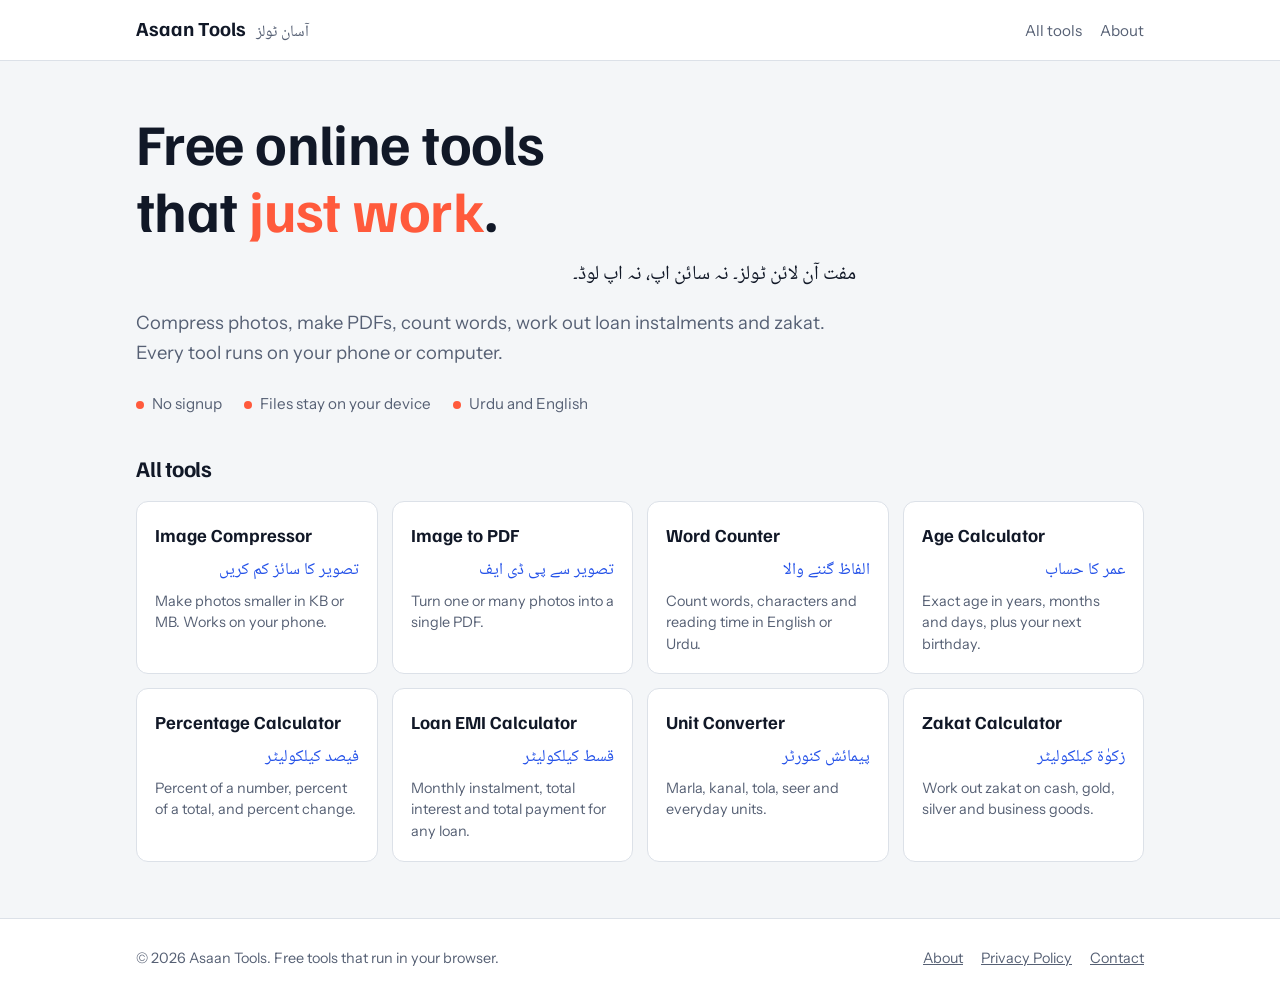
<file: index.html>
<!doctype html>
<html lang="en"><head><meta charset="utf-8"><meta name="viewport" content="width=device-width,initial-scale=1"><meta name="google-site-verification" content="HzzB3A7Ju49O3rFJDWfEmPmkXqwpX-Ou3THOA-pZTKA" />
<title>Asaan Tools: Free Online Tools in Urdu and English</title><meta name="description" content="Free online tools for everyday work: image compressor, image to PDF, word counter, age calculator, loan EMI and zakat calculators, and a marla and kanal converter.">
<link rel="preconnect" href="https://fonts.googleapis.com"><link rel="preconnect" href="https://fonts.gstatic.com" crossorigin><link rel="stylesheet" href="https://fonts.googleapis.com/css2?family=Familjen+Grotesk:wght@500;700&family=Instrument+Sans:wght@400;500;600&family=Noto+Naskh+Arabic:wght@400;600&display=swap"><link rel="stylesheet" href="style.css"></head>
<body>
<header class="top"><div class="wrap bar"><a class="brand" href="index.html">Asaan Tools <span class="ur">آسان ٹولز</span></a>
<nav aria-label="Main"><a href="index.html#tools">All tools</a><a href="about.html">About</a></nav></div></header>
<main class="wrap">
<section class="hero">
<h1>Free online tools that <em>just work</em>.</h1>
<p class="ur">مفت آن لائن ٹولز۔ نہ سائن اپ، نہ اپ لوڈ۔</p>
<p class="lead">Compress photos, make PDFs, count words, work out loan instalments and zakat. Every tool runs on your phone or computer.</p>
<ul class="facts"><li>No signup</li><li>Files stay on your device</li><li>Urdu and English</li></ul>
</section>
<h2 class="sec" id="tools">All tools</h2>
<div class="grid"><a class="tile" href="image-compressor.html"><b>Image Compressor</b><span class="ur">تصویر کا سائز کم کریں</span><small>Make photos smaller in KB or MB. Works on your phone.</small></a><a class="tile" href="image-to-pdf.html"><b>Image to PDF</b><span class="ur">تصویر سے پی ڈی ایف</span><small>Turn one or many photos into a single PDF.</small></a><a class="tile" href="word-counter.html"><b>Word Counter</b><span class="ur">الفاظ گننے والا</span><small>Count words, characters and reading time in English or Urdu.</small></a><a class="tile" href="age-calculator.html"><b>Age Calculator</b><span class="ur">عمر کا حساب</span><small>Exact age in years, months and days, plus your next birthday.</small></a><a class="tile" href="percentage-calculator.html"><b>Percentage Calculator</b><span class="ur">فیصد کیلکولیٹر</span><small>Percent of a number, percent of a total, and percent change.</small></a><a class="tile" href="emi-calculator.html"><b>Loan EMI Calculator</b><span class="ur">قسط کیلکولیٹر</span><small>Monthly instalment, total interest and total payment for any loan.</small></a><a class="tile" href="unit-converter.html"><b>Unit Converter</b><span class="ur">پیمائش کنورٹر</span><small>Marla, kanal, tola, seer and everyday units.</small></a><a class="tile" href="zakat-calculator.html"><b>Zakat Calculator</b><span class="ur">زکوٰۃ کیلکولیٹر</span><small>Work out zakat on cash, gold, silver and business goods.</small></a></div>
<div class="ad" aria-hidden="true"><!-- ADSENSE: paste your ad unit code here after Google approves your site, then remove display:none for .ad in style.css --></div>
</main>
<footer><div class="wrap"><span>&copy; 2026 Asaan Tools. Free tools that run in your browser.</span>
<nav aria-label="Footer"><a href="about.html">About</a><a href="privacy.html">Privacy Policy</a><a href="contact.html">Contact</a></nav></div></footer>
</body></html>
</file>
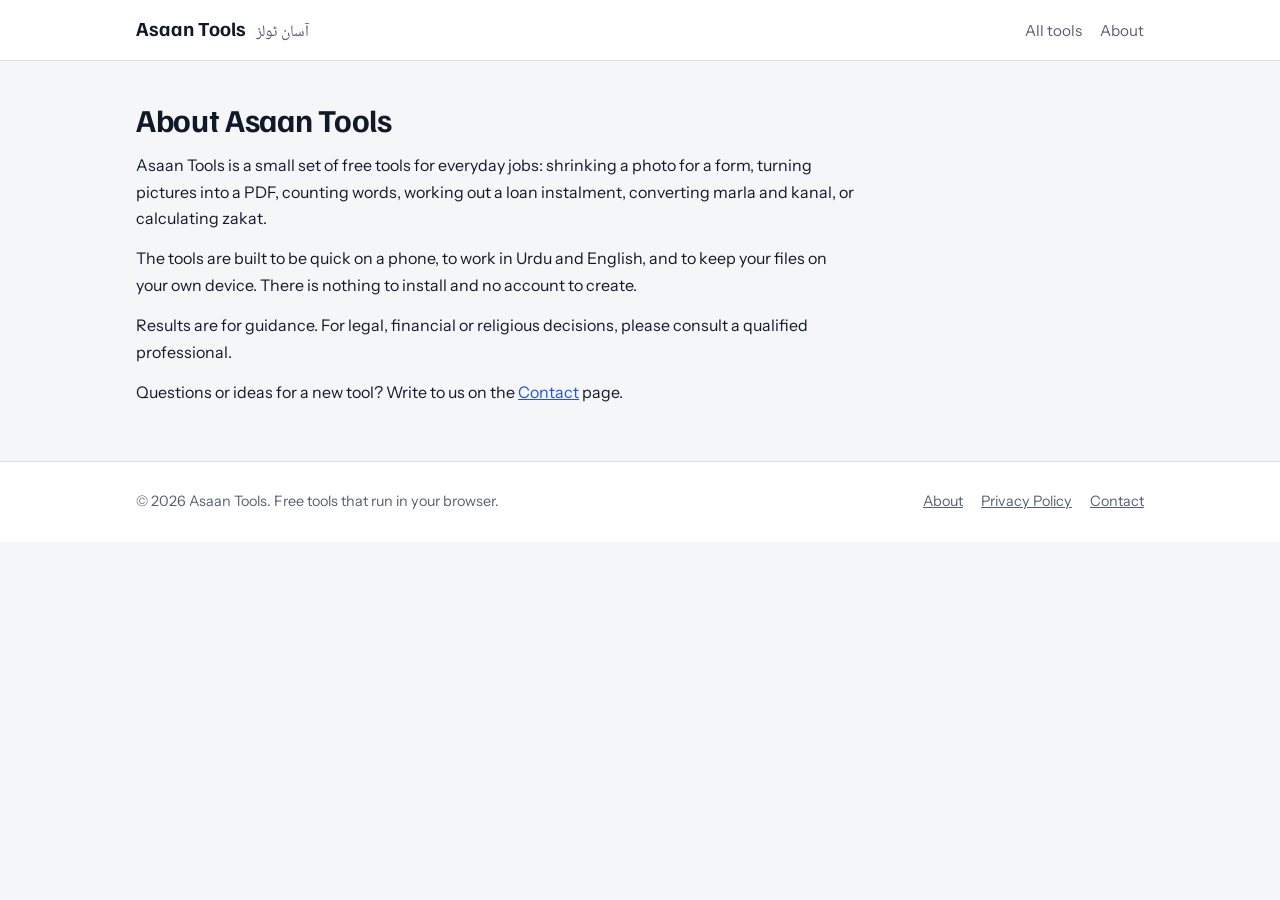
<file: about.html>
<!doctype html>
<html lang="en"><head><meta charset="utf-8"><meta name="viewport" content="width=device-width,initial-scale=1">
<title>About Asaan Tools</title><meta name="description" content="About Asaan Tools, a set of free online tools in Urdu and English.">
<link rel="preconnect" href="https://fonts.googleapis.com"><link rel="preconnect" href="https://fonts.gstatic.com" crossorigin><link rel="stylesheet" href="https://fonts.googleapis.com/css2?family=Familjen+Grotesk:wght@500;700&family=Instrument+Sans:wght@400;500;600&family=Noto+Naskh+Arabic:wght@400;600&display=swap"><link rel="stylesheet" href="style.css"></head>
<body><header class="top"><div class="wrap bar"><a class="brand" href="index.html">Asaan Tools <span class="ur">آسان ٹولز</span></a>
<nav aria-label="Main"><a href="index.html#tools">All tools</a><a href="about.html">About</a></nav></div></header><main class="wrap"><div class="page"><h1>About Asaan Tools</h1>
<p>Asaan Tools is a small set of free tools for everyday jobs: shrinking a photo for a form, turning pictures into a PDF, counting words, working out a loan instalment, converting marla and kanal, or calculating zakat.</p>
<p>The tools are built to be quick on a phone, to work in Urdu and English, and to keep your files on your own device. There is nothing to install and no account to create.</p>
<p>Results are for guidance. For legal, financial or religious decisions, please consult a qualified professional.</p>
<p>Questions or ideas for a new tool? Write to us on the <a href="contact.html">Contact</a> page.</p></div></main><footer><div class="wrap"><span>&copy; 2026 Asaan Tools. Free tools that run in your browser.</span>
<nav aria-label="Footer"><a href="about.html">About</a><a href="privacy.html">Privacy Policy</a><a href="contact.html">Contact</a></nav></div></footer></body></html>
</file>
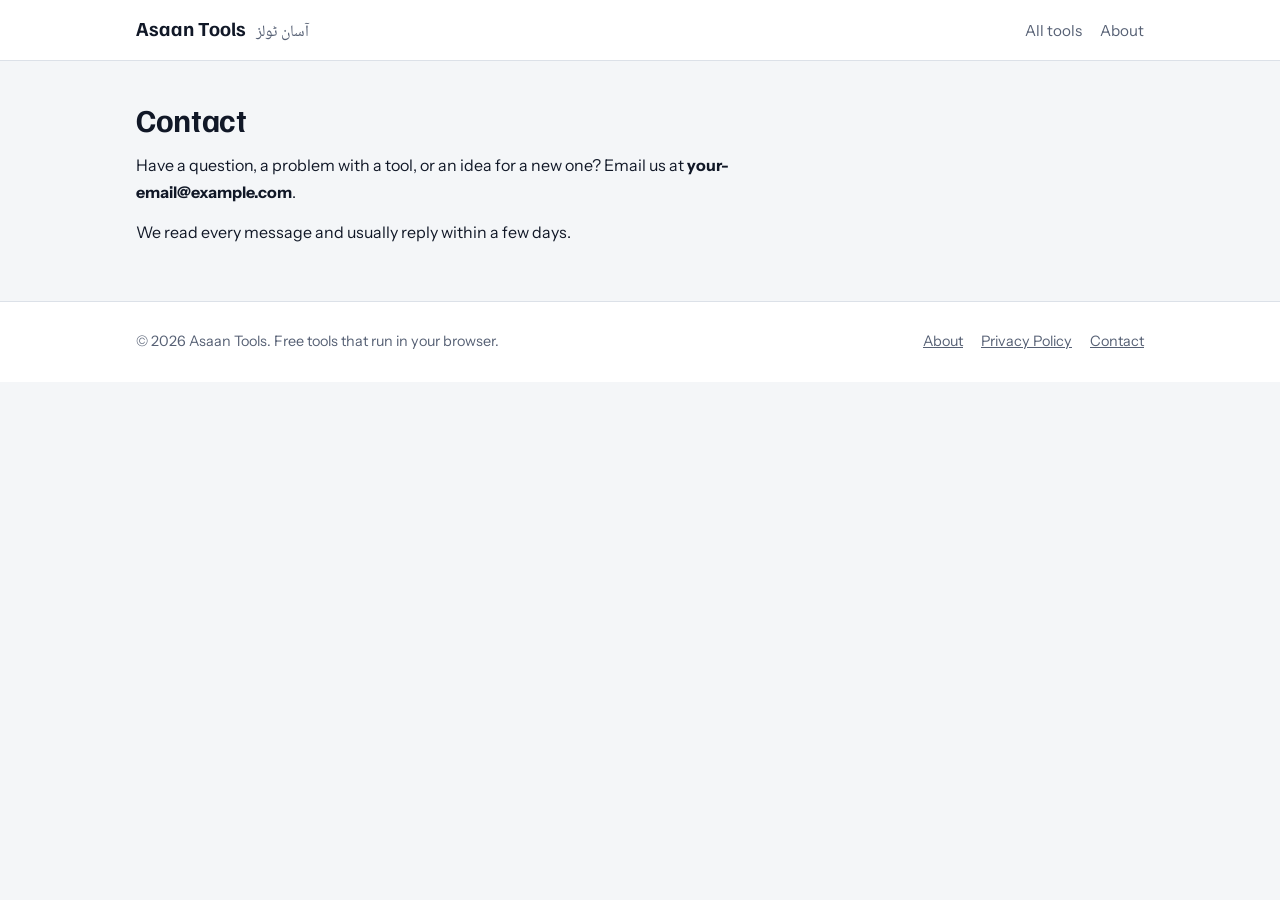
<file: contact.html>
<!doctype html>
<html lang="en"><head><meta charset="utf-8"><meta name="viewport" content="width=device-width,initial-scale=1">
<title>Contact | Asaan Tools</title><meta name="description" content="Contact Asaan Tools with questions, feedback or tool ideas.">
<link rel="preconnect" href="https://fonts.googleapis.com"><link rel="preconnect" href="https://fonts.gstatic.com" crossorigin><link rel="stylesheet" href="https://fonts.googleapis.com/css2?family=Familjen+Grotesk:wght@500;700&family=Instrument+Sans:wght@400;500;600&family=Noto+Naskh+Arabic:wght@400;600&display=swap"><link rel="stylesheet" href="style.css"></head>
<body><header class="top"><div class="wrap bar"><a class="brand" href="index.html">Asaan Tools <span class="ur">آسان ٹولز</span></a>
<nav aria-label="Main"><a href="index.html#tools">All tools</a><a href="about.html">About</a></nav></div></header><main class="wrap"><div class="page"><h1>Contact</h1>
<p>Have a question, a problem with a tool, or an idea for a new one? Email us at <b>your-email@example.com</b>.</p>
<p>We read every message and usually reply within a few days.</p></div></main><footer><div class="wrap"><span>&copy; 2026 Asaan Tools. Free tools that run in your browser.</span>
<nav aria-label="Footer"><a href="about.html">About</a><a href="privacy.html">Privacy Policy</a><a href="contact.html">Contact</a></nav></div></footer></body></html>
</file>
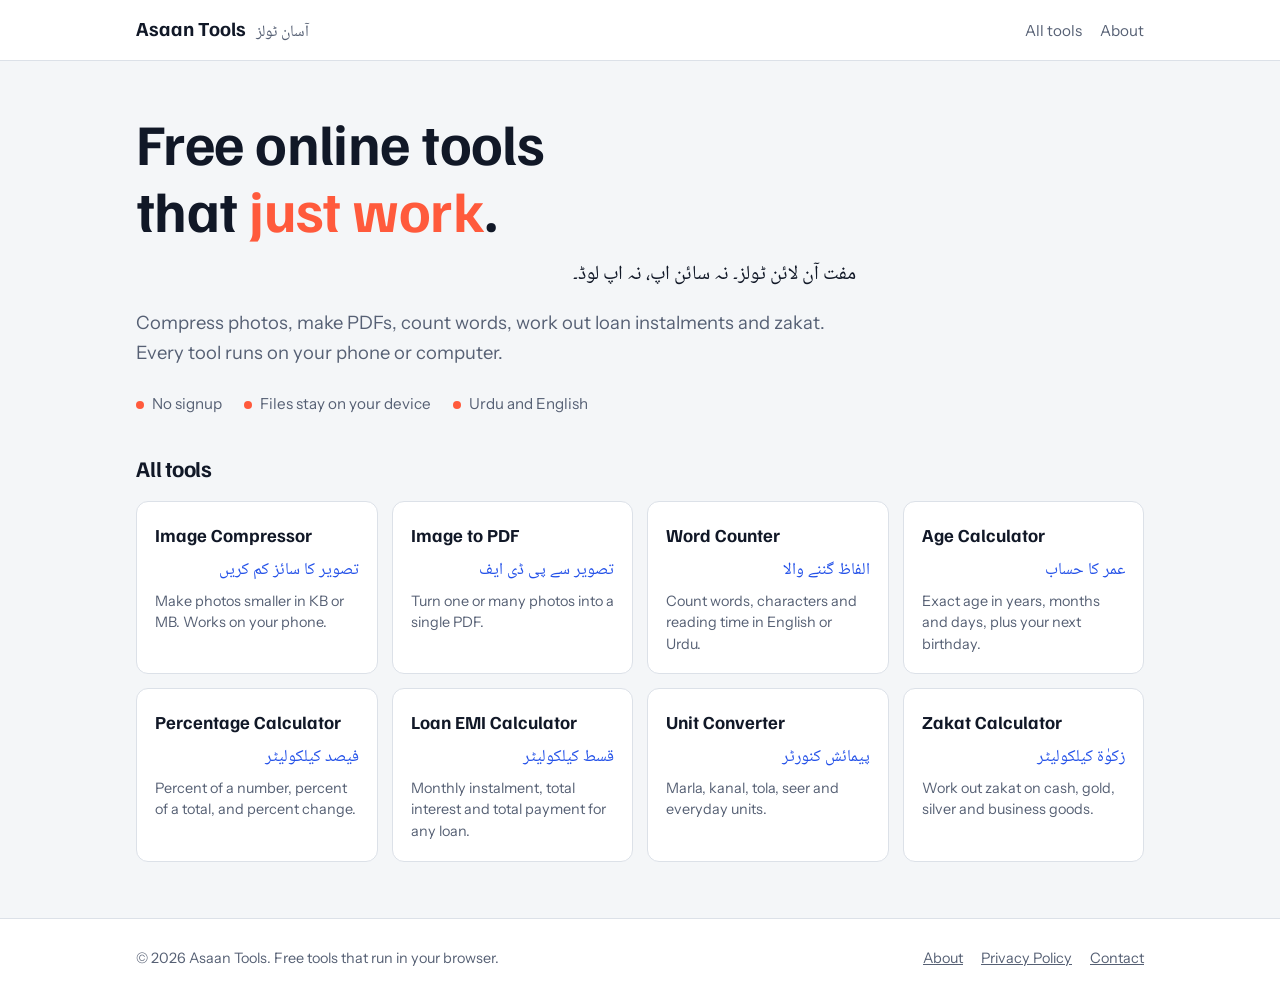
<file: index (3).html>
<!doctype html>
<html lang="en"><head><meta charset="utf-8"><meta name="viewport" content="width=device-width,initial-scale=1"><meta name="google-site-verification" content="HzzB3A7Ju49O3rFJDWfEmPmkXqwpX-Ou3THOA-pZTKA" />
<title>Asaan Tools: Free Online Tools in Urdu and English</title><meta name="description" content="Free online tools for everyday work: image compressor, image to PDF, word counter, age calculator, loan EMI and zakat calculators, and a marla and kanal converter.">
<link rel="preconnect" href="https://fonts.googleapis.com"><link rel="preconnect" href="https://fonts.gstatic.com" crossorigin><link rel="stylesheet" href="https://fonts.googleapis.com/css2?family=Familjen+Grotesk:wght@500;700&family=Instrument+Sans:wght@400;500;600&family=Noto+Naskh+Arabic:wght@400;600&display=swap"><link rel="stylesheet" href="style.css"></head>
<body>
<header class="top"><div class="wrap bar"><a class="brand" href="index.html">Asaan Tools <span class="ur">آسان ٹولز</span></a>
<nav aria-label="Main"><a href="index.html#tools">All tools</a><a href="about.html">About</a></nav></div></header>
<main class="wrap">
<section class="hero">
<h1>Free online tools that <em>just work</em>.</h1>
<p class="ur">مفت آن لائن ٹولز۔ نہ سائن اپ، نہ اپ لوڈ۔</p>
<p class="lead">Compress photos, make PDFs, count words, work out loan instalments and zakat. Every tool runs on your phone or computer.</p>
<ul class="facts"><li>No signup</li><li>Files stay on your device</li><li>Urdu and English</li></ul>
</section>
<h2 class="sec" id="tools">All tools</h2>
<div class="grid"><a class="tile" href="image-compressor.html"><b>Image Compressor</b><span class="ur">تصویر کا سائز کم کریں</span><small>Make photos smaller in KB or MB. Works on your phone.</small></a><a class="tile" href="image-to-pdf.html"><b>Image to PDF</b><span class="ur">تصویر سے پی ڈی ایف</span><small>Turn one or many photos into a single PDF.</small></a><a class="tile" href="word-counter.html"><b>Word Counter</b><span class="ur">الفاظ گننے والا</span><small>Count words, characters and reading time in English or Urdu.</small></a><a class="tile" href="age-calculator.html"><b>Age Calculator</b><span class="ur">عمر کا حساب</span><small>Exact age in years, months and days, plus your next birthday.</small></a><a class="tile" href="percentage-calculator.html"><b>Percentage Calculator</b><span class="ur">فیصد کیلکولیٹر</span><small>Percent of a number, percent of a total, and percent change.</small></a><a class="tile" href="emi-calculator.html"><b>Loan EMI Calculator</b><span class="ur">قسط کیلکولیٹر</span><small>Monthly instalment, total interest and total payment for any loan.</small></a><a class="tile" href="unit-converter.html"><b>Unit Converter</b><span class="ur">پیمائش کنورٹر</span><small>Marla, kanal, tola, seer and everyday units.</small></a><a class="tile" href="zakat-calculator.html"><b>Zakat Calculator</b><span class="ur">زکوٰۃ کیلکولیٹر</span><small>Work out zakat on cash, gold, silver and business goods.</small></a></div>
<div class="ad" aria-hidden="true"><!-- ADSENSE: paste your ad unit code here after Google approves your site, then remove display:none for .ad in style.css --></div>
</main>
<footer><div class="wrap"><span>&copy; 2026 Asaan Tools. Free tools that run in your browser.</span>
<nav aria-label="Footer"><a href="about.html">About</a><a href="privacy.html">Privacy Policy</a><a href="contact.html">Contact</a></nav></div></footer>
</body></html>
</file>
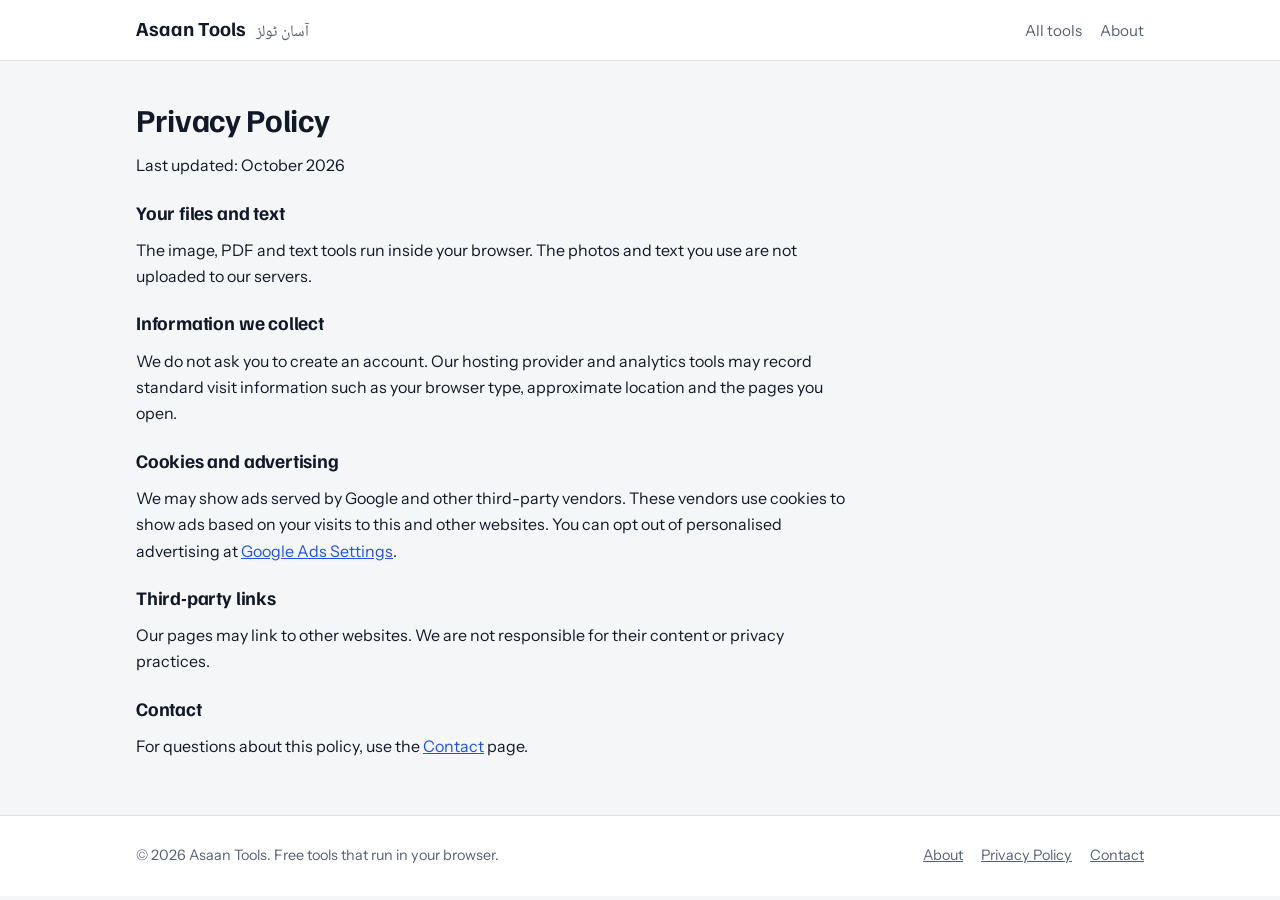
<file: privacy.html>
<!doctype html>
<html lang="en"><head><meta charset="utf-8"><meta name="viewport" content="width=device-width,initial-scale=1">
<title>Privacy Policy | Asaan Tools</title><meta name="description" content="How Asaan Tools handles your data, cookies and advertising.">
<link rel="preconnect" href="https://fonts.googleapis.com"><link rel="preconnect" href="https://fonts.gstatic.com" crossorigin><link rel="stylesheet" href="https://fonts.googleapis.com/css2?family=Familjen+Grotesk:wght@500;700&family=Instrument+Sans:wght@400;500;600&family=Noto+Naskh+Arabic:wght@400;600&display=swap"><link rel="stylesheet" href="style.css"></head>
<body><header class="top"><div class="wrap bar"><a class="brand" href="index.html">Asaan Tools <span class="ur">آسان ٹولز</span></a>
<nav aria-label="Main"><a href="index.html#tools">All tools</a><a href="about.html">About</a></nav></div></header><main class="wrap"><div class="page"><h1>Privacy Policy</h1>
<p>Last updated: October 2026</p>
<h2>Your files and text</h2>
<p>The image, PDF and text tools run inside your browser. The photos and text you use are not uploaded to our servers.</p>
<h2>Information we collect</h2>
<p>We do not ask you to create an account. Our hosting provider and analytics tools may record standard visit information such as your browser type, approximate location and the pages you open.</p>
<h2>Cookies and advertising</h2>
<p>We may show ads served by Google and other third-party vendors. These vendors use cookies to show ads based on your visits to this and other websites. You can opt out of personalised advertising at <a href="https://www.google.com/settings/ads" rel="noopener">Google Ads Settings</a>.</p>
<h2>Third-party links</h2>
<p>Our pages may link to other websites. We are not responsible for their content or privacy practices.</p>
<h2>Contact</h2>
<p>For questions about this policy, use the <a href="contact.html">Contact</a> page.</p></div></main><footer><div class="wrap"><span>&copy; 2026 Asaan Tools. Free tools that run in your browser.</span>
<nav aria-label="Footer"><a href="about.html">About</a><a href="privacy.html">Privacy Policy</a><a href="contact.html">Contact</a></nav></div></footer></body></html>
</file>
<file: style.css>
:root{
  --bg:#F4F6F8; --surface:#FFFFFF; --ink:#111827; --muted:#566074; --line:#DCE1E8;
  --brand:#2250E8; --brand-ink:#FFFFFF; --hot:#FF5A3C; --soft:#E8EEFF;
  --f-display:"Familjen Grotesk","Instrument Sans",system-ui,sans-serif;
  --f-body:"Instrument Sans",system-ui,-apple-system,"Segoe UI",sans-serif;
  --f-ur:"Noto Naskh Arabic","Segoe UI",Tahoma,sans-serif;
  color-scheme:light;
}
@media (prefers-color-scheme: dark){
  :root{--bg:#0E1320; --surface:#161D2E; --ink:#E8ECF4; --muted:#9AA6BC; --line:#2A3550; --brand:#7B97FF; --brand-ink:#0B1020; --soft:#1B2540; color-scheme:dark}
}
*{box-sizing:border-box}
html{-webkit-text-size-adjust:100%}
[hidden]{display:none!important}
body{margin:0; background:var(--bg); color:var(--ink); font:400 16px/1.65 var(--f-body)}
a{color:var(--brand)}
:focus-visible{outline:3px solid var(--brand); outline-offset:2px; border-radius:4px}
.wrap{max-width:1040px; margin-inline:auto; padding-inline:16px}
h1,h2,h3{font-family:var(--f-display); line-height:1.15; margin:0; text-wrap:balance; letter-spacing:-.01em}
p{margin:0}
.ur{font-family:var(--f-ur); direction:rtl; unicode-bidi:isolate; line-height:1.9}

.top{background:var(--surface); border-bottom:1px solid var(--line); position:sticky; top:0; z-index:5}
.bar{display:flex; align-items:center; gap:20px; padding-block:12px}
.brand{font-family:var(--f-display); font-weight:700; font-size:1.25rem; text-decoration:none; color:var(--ink); display:flex; gap:10px; align-items:baseline; margin-inline-end:auto}
.brand .ur{font-size:1rem; color:var(--muted); font-weight:400}
.bar nav{display:flex; gap:18px}
.bar nav a{text-decoration:none; color:var(--muted); font-size:.95rem}
.bar nav a:hover{color:var(--ink)}

.hero{padding-block:48px 28px; display:grid; gap:14px; max-width:720px}
.hero h1{font-size:clamp(2.2rem,6vw,3.6rem); font-weight:700}
.hero h1 em{font-style:normal; color:var(--hot)}
.hero .lead{font-size:1.15rem; color:var(--muted)}
.hero .ur{font-size:1.25rem}
.facts{display:flex; flex-wrap:wrap; gap:10px 22px; padding:0; margin:8px 0 0; list-style:none; font-size:.95rem; color:var(--muted)}
.facts li::before{content:""; display:inline-block; width:8px; height:8px; background:var(--hot); border-radius:50%; margin-inline-end:8px}

.grid{display:grid; grid-template-columns:repeat(auto-fill,minmax(240px,1fr)); gap:14px; padding-block:20px 56px}
.tile{display:grid; gap:4px; align-content:start; padding:18px; background:var(--surface); border:1px solid var(--line); border-radius:12px; text-decoration:none; color:var(--ink); min-width:0}
.tile:hover{border-color:var(--brand); background:var(--soft)}
.tile b{font-family:var(--f-display); font-size:1.15rem}
.tile .ur{color:var(--brand); font-size:1.05rem}
.tile small{color:var(--muted); font-size:.9rem; line-height:1.5}
h2.sec{font-size:1.4rem; padding-top:12px}

.crumb{font-size:.88rem; color:var(--muted); padding-block:20px 0}
.crumb a{color:var(--muted)}
.tool-head{padding-block:10px 20px; display:grid; gap:6px}
.tool-head h1{font-size:clamp(1.8rem,4.6vw,2.6rem)}
.tool-head .ur{font-size:1.3rem; color:var(--brand)}
.tool-head p{color:var(--muted); max-width:42em}
.panel{background:var(--surface); border:1px solid var(--line); border-radius:14px; padding:22px; display:grid; gap:16px}
.row{display:grid; grid-template-columns:repeat(auto-fit,minmax(180px,1fr)); gap:14px}
label{display:grid; gap:6px; font-weight:600; font-size:.92rem; min-width:0}
input,select,textarea{font:inherit; font-weight:400; color:var(--ink); background:var(--bg); border:1.5px solid var(--line); border-radius:8px; padding:10px 12px; width:100%; min-width:0}
input[type=range]{padding:0; accent-color:var(--brand); height:32px}
input[type=file]{padding:12px; background:var(--soft); border-style:dashed}
textarea{min-height:200px; resize:vertical}
.btn{display:inline-flex; justify-content:center; align-items:center; padding:11px 20px; border-radius:8px; border:2px solid var(--brand); background:var(--brand); color:var(--brand-ink); font:inherit; font-weight:700; text-decoration:none; cursor:pointer; justify-self:start}
.btn:hover{filter:brightness(1.1)}
.btn.ghost{background:transparent; color:var(--ink); border-color:var(--line)}
.stats{display:grid; grid-template-columns:repeat(auto-fit,minmax(130px,1fr)); gap:12px}
.stat{background:var(--bg); border-radius:10px; padding:12px 14px; display:grid; gap:2px; min-width:0}
.stat span{font-size:.8rem; color:var(--muted); text-transform:uppercase; letter-spacing:.06em}
.stat b{font-family:var(--f-display); font-size:1.5rem; font-variant-numeric:tabular-nums; overflow-wrap:anywhere}
.stat.big{background:var(--brand); color:var(--brand-ink)}
.stat.big span{color:inherit; opacity:.85}
.note{font-size:.88rem; color:var(--muted)}
.err{color:var(--hot); font-weight:600}
.prev{max-width:100%; max-height:320px; border-radius:8px; border:1px solid var(--line); justify-self:start}
.bar2{height:14px; border-radius:7px; background:var(--hot); overflow:hidden; display:flex}
.bar2 i{display:block; background:var(--brand); height:100%}
.legend{display:flex; gap:18px; font-size:.85rem; color:var(--muted)}
.legend b::before{content:""; display:inline-block; width:10px; height:10px; border-radius:2px; margin-inline-end:6px}
.legend .p::before{background:var(--brand)}
.legend .i::before{background:var(--hot)}
ol.files{margin:0; padding-inline-start:20px; font-size:.92rem; color:var(--muted)}
.ad{display:none}

.info{display:grid; gap:14px; padding-block:36px 12px; max-width:760px}
.info h2{font-size:1.35rem}
.info ol,.info ul{margin:0; padding-inline-start:22px; display:grid; gap:6px}
.info .ur{color:var(--muted)}
.faq h3{font-size:1.05rem; margin-top:8px}
.more{display:flex; flex-wrap:wrap; gap:10px; padding-block:8px 56px}
.more a{padding:8px 14px; border:1px solid var(--line); border-radius:999px; text-decoration:none; color:var(--ink); background:var(--surface); font-size:.92rem}
.more a:hover{border-color:var(--brand)}

.page{max-width:720px; padding-block:40px 56px; display:grid; gap:14px}
.page h1{font-size:2rem}
.page h2{font-size:1.2rem; padding-top:8px}
.page ul{margin:0; padding-inline-start:22px}

footer{border-top:1px solid var(--line); background:var(--surface); padding-block:28px; font-size:.9rem; color:var(--muted)}
footer .wrap{display:flex; flex-wrap:wrap; gap:10px 24px; justify-content:space-between}
footer nav{display:flex; gap:18px; flex-wrap:wrap}
footer a{color:var(--muted)}
</file>
